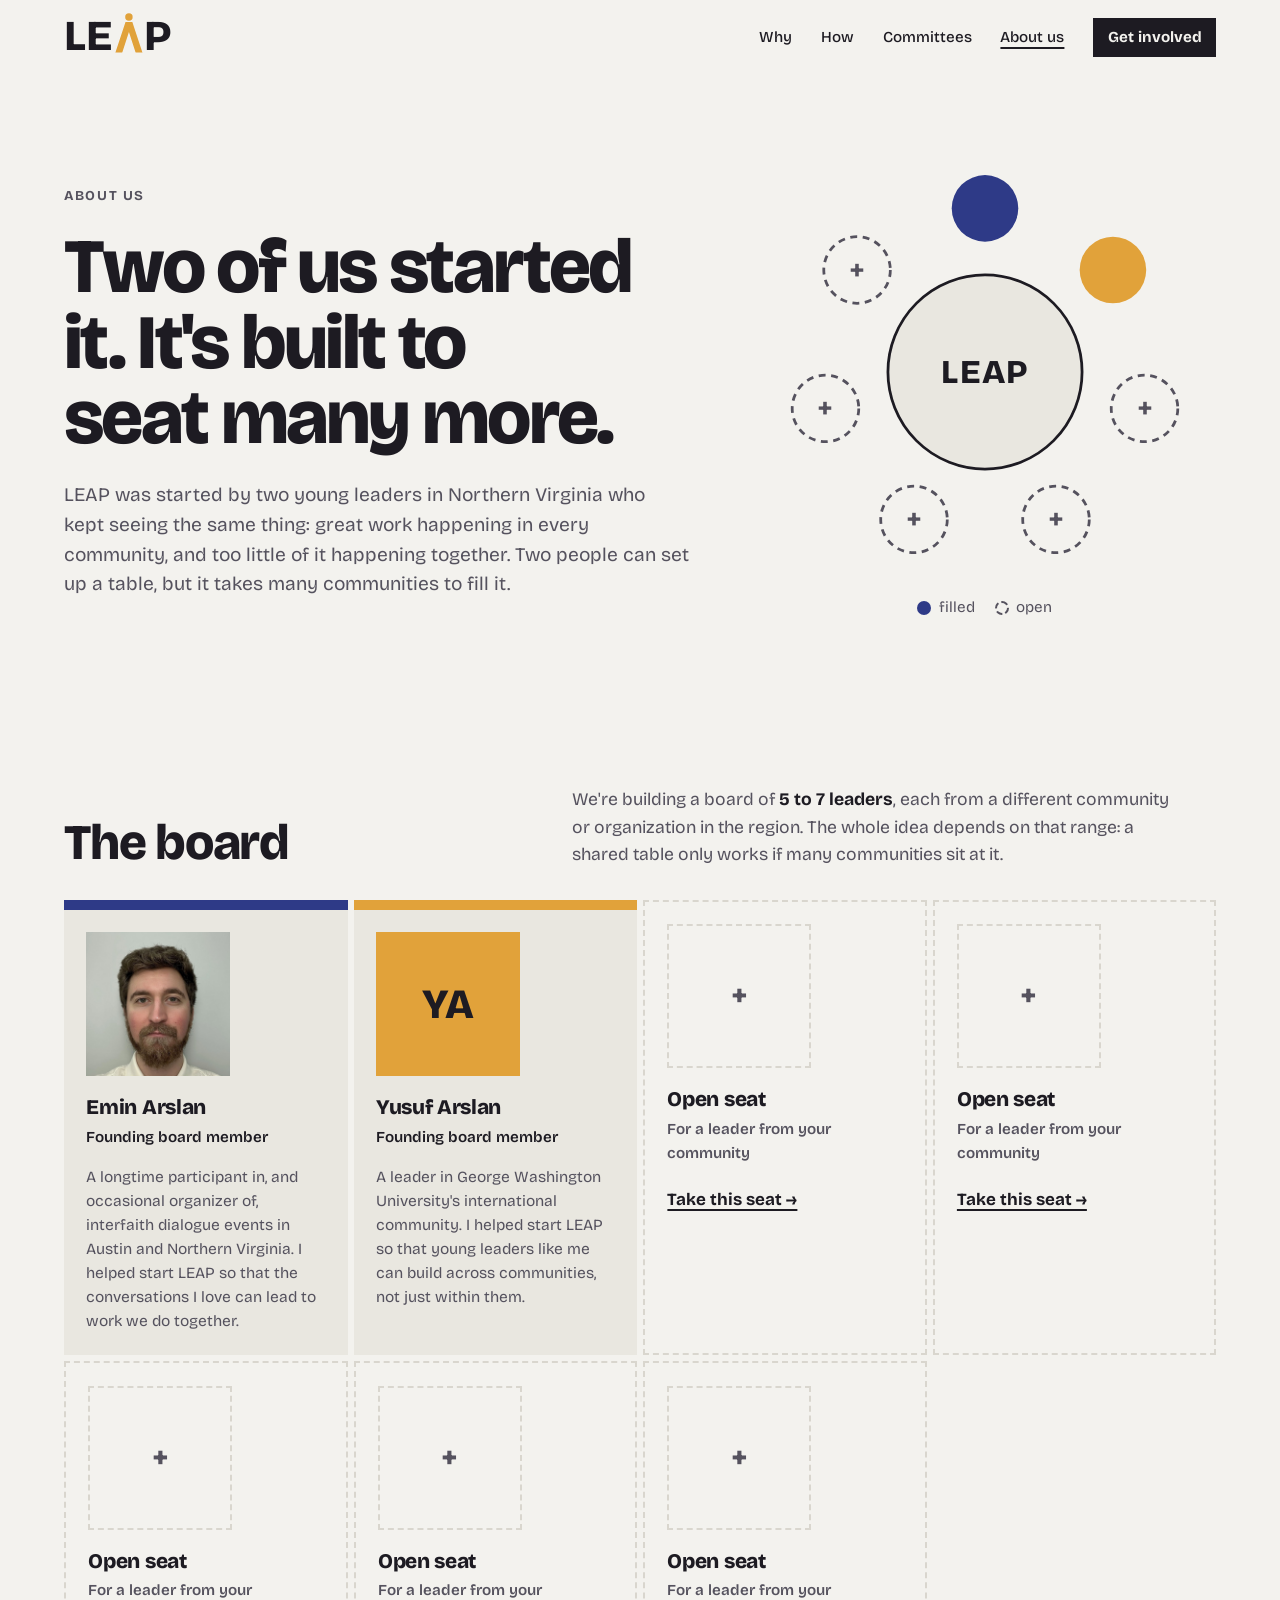
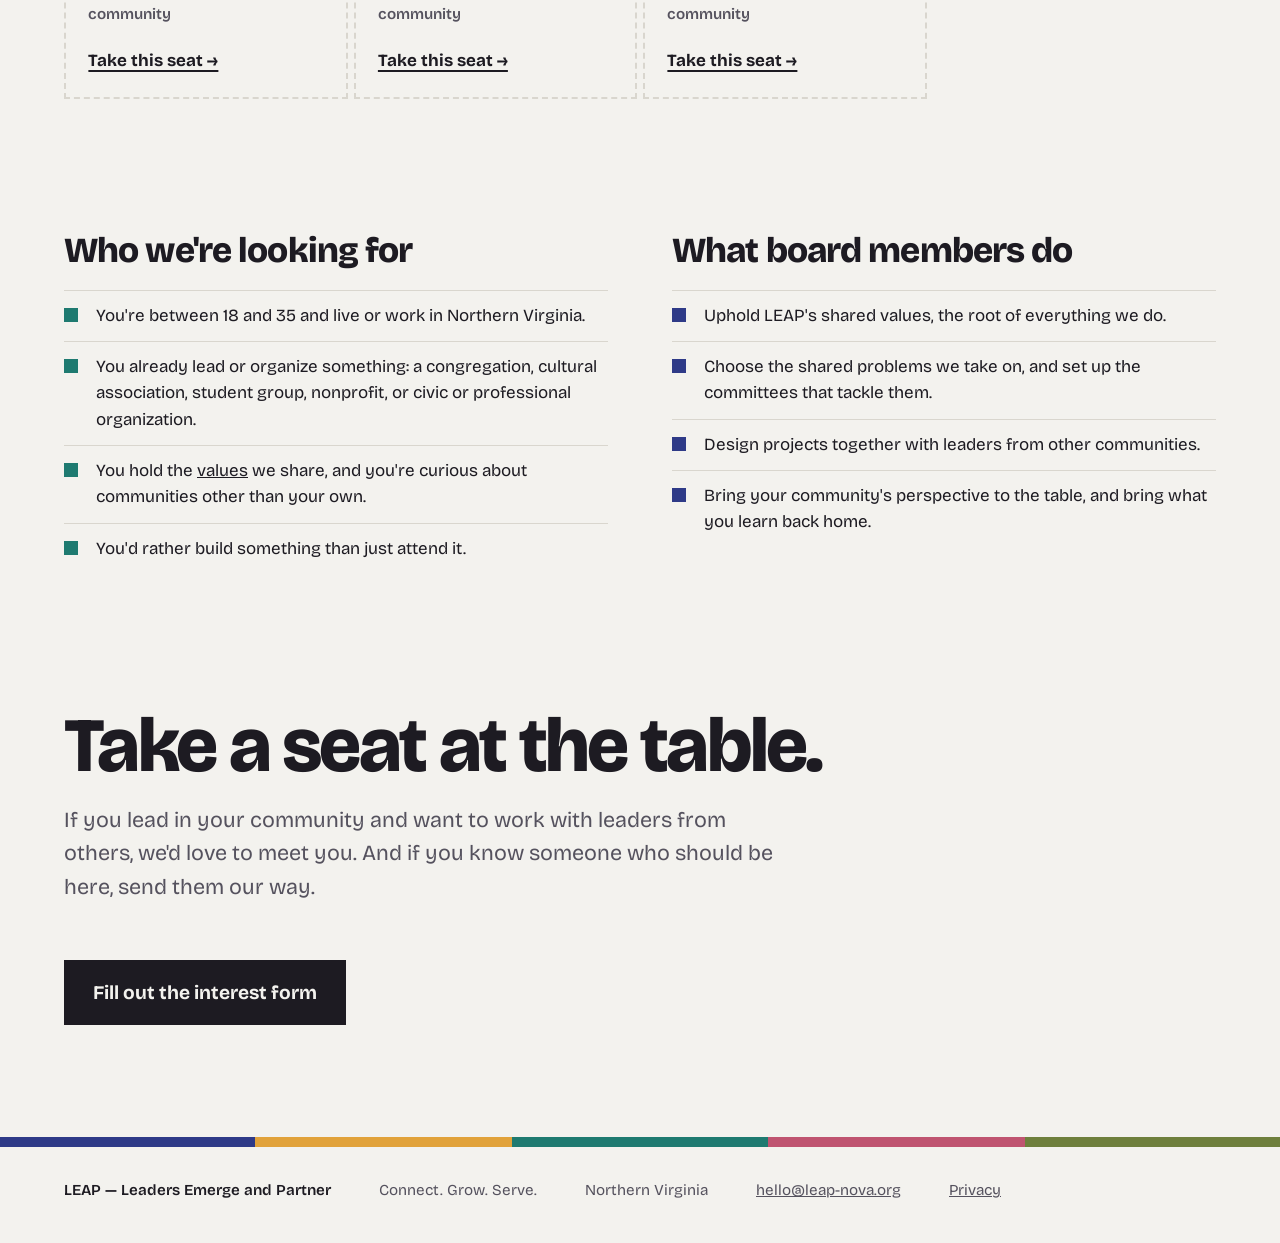
<file: about.html>
<!doctype html>
<html lang="en">
<head>
<meta charset="utf-8">
<meta name="viewport" content="width=device-width, initial-scale=1">
<title>About us — LEAP</title>
<meta name="description" content="The people behind LEAP, and the open seats on our board. We are building a board of 5 to 7 young leaders from different communities across Northern Virginia.">
<link rel="preconnect" href="https://fonts.googleapis.com">
<link rel="preconnect" href="https://fonts.gstatic.com" crossorigin>
<link href="https://fonts.googleapis.com/css2?family=Bricolage+Grotesque:opsz,wght@12..96,300..800&display=swap" rel="stylesheet">
<link rel="stylesheet" href="styles.css">
</head>
<body>

<header class="top">
  <a class="brand" href="index.html" aria-label="LEAP home">LE<svg viewBox="0 -30 100 130" aria-hidden="true"><circle cx="50" cy="-16" r="12"/><path d="M6 100 L39 0 H61 L94 100 H72 L50 32 L28 100Z"/></svg>P</a>
  <nav aria-label="Main">
    <a href="index.html#why">Why</a>
    <a href="index.html#how">How</a>
    <a href="index.html#committees">Committees</a>
    <a href="about.html" aria-current="page">About us</a>
    <a class="nav-cta" href="index.html#join">Get involved</a>
  </nav>
</header>

<main>

<section class="hero about-hero">
  <div class="hero-text">
    <p class="eyebrow">About us</p>
    <h1>Two of us started it. It's built to seat many more.</h1>
    <p class="lede">LEAP was started by two young leaders in Northern Virginia who kept seeing the same thing: great work happening in every community, and too little of it happening together. Two people can set up a table, but it takes many communities to fill it.</p>
  </div>
  <figure class="round-table" aria-hidden="true">
    <svg id="round-table" viewBox="-150 -150 300 300"></svg>
    <figcaption><span class="key key-filled"></span> filled <span class="key key-open"></span> open</figcaption>
  </figure>
</section>

<section class="section board" id="seats">
  <div class="board-head">
    <h2>The board</h2>
    <p>We're building a board of <strong>5 to 7 leaders</strong>, each from a different community or organization in the region. The whole idea depends on that range: a shared table only works if many communities sit at it.</p>
  </div>
  <ul class="seats" id="seats-list"></ul>
</section>

<section class="section seek">
  <div class="seek-col">
    <h2>Who we're looking for</h2>
    <ul class="checks">
      <li>You're between 18 and 35 and live or work in Northern Virginia.</li>
      <li>You already lead or organize something: a congregation, cultural association, student group, nonprofit, or civic or professional organization.</li>
      <li>You hold the <a href="index.html#how">values</a> we share, and you're curious about communities other than your own.</li>
      <li>You'd rather build something than just attend it.</li>
    </ul>
  </div>
  <div class="seek-col">
    <h2>What board members do</h2>
    <ul class="checks">
      <li>Uphold LEAP's shared values, the root of everything we do.</li>
      <li>Choose the shared problems we take on, and set up the committees that tackle them.</li>
      <li>Design projects together with leaders from other communities.</li>
      <li>Bring your community's perspective to the table, and bring what you learn back home.</li>
    </ul>
  </div>
</section>

<section class="section join">
  <h2 class="join-title">Take a seat at the table.</h2>
  <p class="join-lede">If you lead in your community and want to work with leaders from others, we'd love to meet you. And if you know someone who should be here, send them our way.</p>
  <div class="join-cta">
    <a class="button button-big" data-interest href="#">Fill out the interest form</a>
  </div>
</section>

</main>

<footer>
  <p>LEAP — Leaders Emerge and Partner</p>
  <p>Connect. Grow. Serve.</p>
  <p>Northern Virginia</p>
  <a data-email href="mailto:hello@leap-nova.org">hello@leap-nova.org</a>
  <a href="privacy.html">Privacy</a>
</footer>

<script src="shared/content.js"></script>
<script src="app.js"></script>
</body>
</html>
</file>
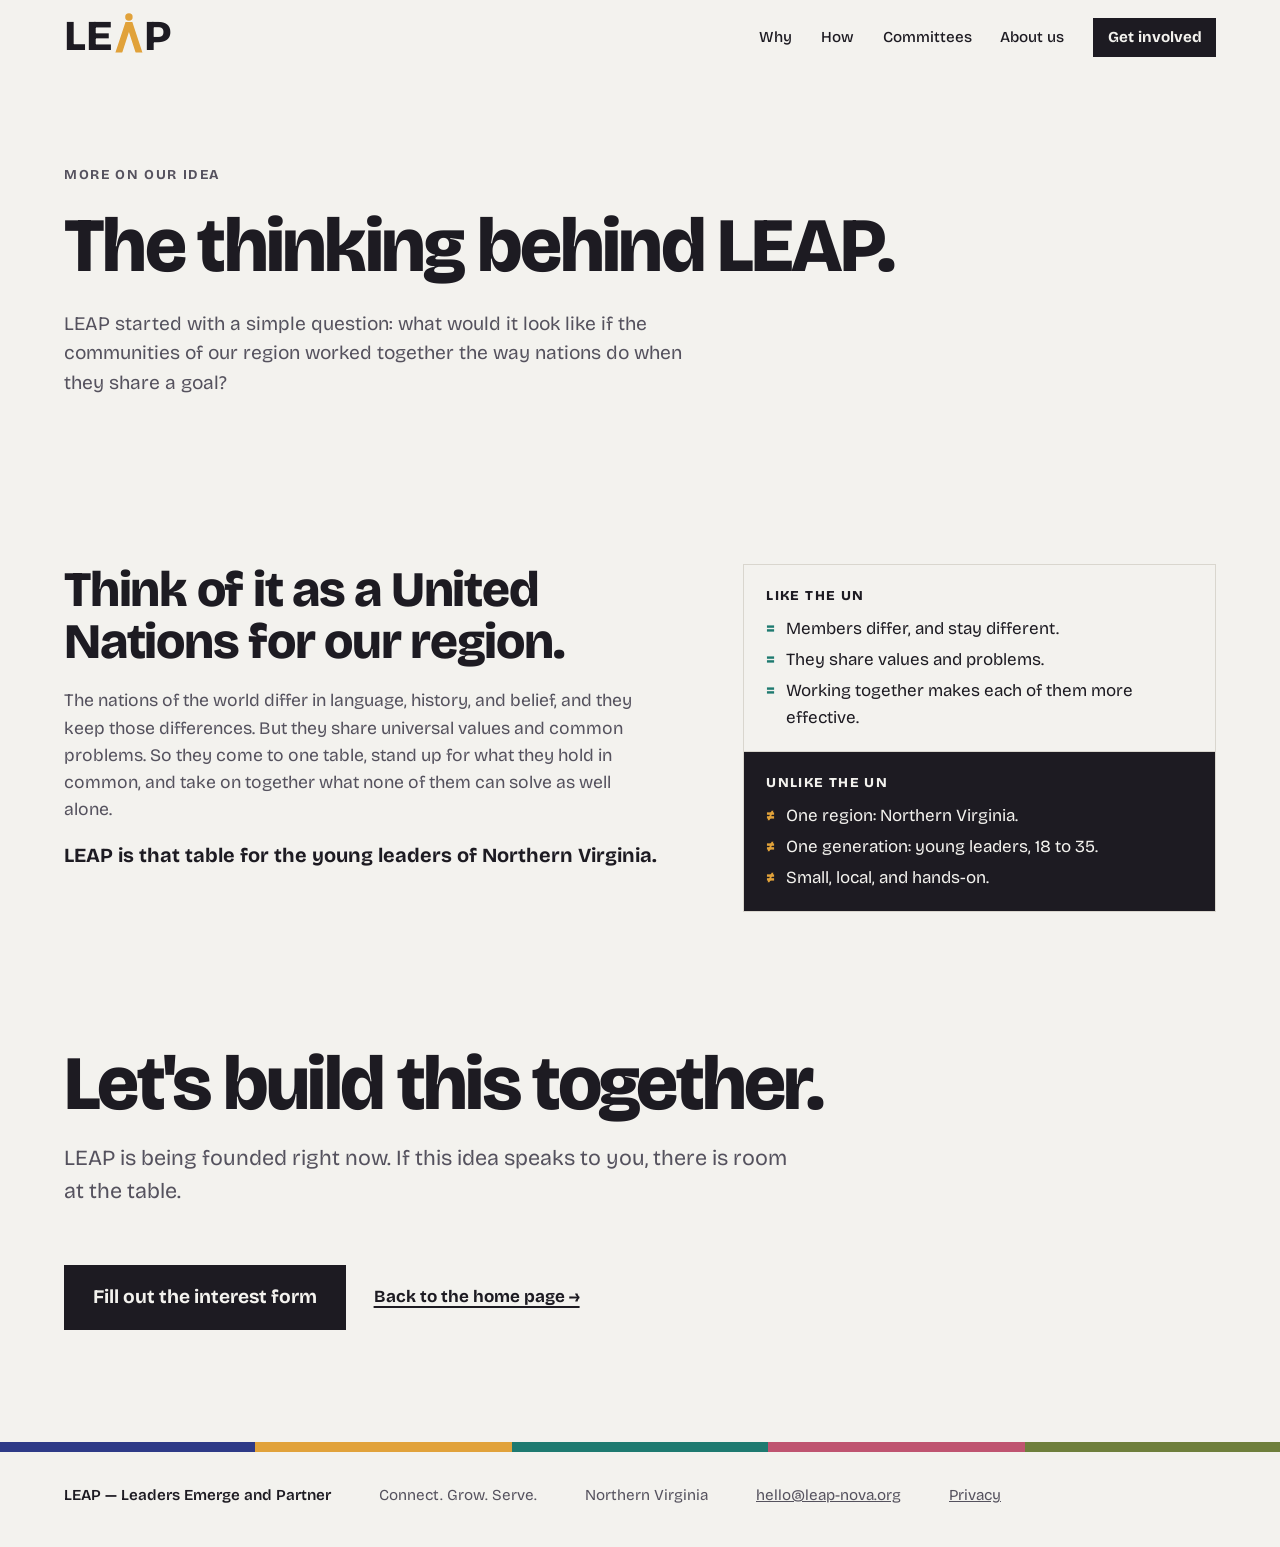
<file: idea.html>
<!doctype html>
<html lang="en">
<head>
<meta charset="utf-8">
<meta name="viewport" content="width=device-width, initial-scale=1">
<title>More on our idea — LEAP</title>
<meta name="description" content="The thinking behind LEAP: why young leaders from Northern Virginia's communities should come to one table, the way nations do when they share values and problems.">
<!-- Draft page: reachable by URL but not linked yet. Remove this line once it is linked from the home page. -->
<meta name="robots" content="noindex">
<link rel="preconnect" href="https://fonts.googleapis.com">
<link rel="preconnect" href="https://fonts.gstatic.com" crossorigin>
<link href="https://fonts.googleapis.com/css2?family=Bricolage+Grotesque:opsz,wght@12..96,300..800&display=swap" rel="stylesheet">
<link rel="stylesheet" href="styles.css">
</head>
<body>

<header class="top">
  <a class="brand" href="index.html" aria-label="LEAP home">LE<svg viewBox="0 -30 100 130" aria-hidden="true"><circle cx="50" cy="-16" r="12"/><path d="M6 100 L39 0 H61 L94 100 H72 L50 32 L28 100Z"/></svg>P</a>
  <nav aria-label="Main">
    <a href="index.html#why">Why</a>
    <a href="index.html#how">How</a>
    <a href="index.html#committees">Committees</a>
    <a href="about.html">About us</a>
    <a class="nav-cta" href="index.html#join">Get involved</a>
  </nav>
</header>

<main>

<section class="hero hero-solo">
  <div class="hero-text">
    <p class="eyebrow">More on our idea</p>
    <h1>The thinking behind LEAP.</h1>
    <p class="lede">LEAP started with a simple question: what would it look like if the communities of our region worked together the way nations do when they share a goal?</p>
  </div>
</section>

<section class="section">
  <div class="un">
    <div>
      <h2>Think of it as a United Nations for our region.</h2>
      <p>The nations of the world differ in language, history, and belief, and they keep those differences. But they share universal values and common problems. So they come to one table, stand up for what they hold in common, and take on together what none of them can solve as well alone.</p>
      <p>LEAP is that table for the young leaders of Northern Virginia.</p>
    </div>
    <dl class="un-compare">
      <div>
        <dt>Like the UN</dt>
        <dd>Members differ, and stay different.</dd>
        <dd>They share values and problems.</dd>
        <dd>Working together makes each of them more effective.</dd>
      </div>
      <div>
        <dt>Unlike the UN</dt>
        <dd>One region: Northern Virginia.</dd>
        <dd>One generation: young leaders, 18 to 35.</dd>
        <dd>Small, local, and hands-on.</dd>
      </div>
    </dl>
  </div>
</section>

<section class="section join">
  <h2 class="join-title">Let's build this together.</h2>
  <p class="join-lede">LEAP is being founded right now. If this idea speaks to you, there is room at the table.</p>
  <div class="join-cta">
    <a class="button button-big" data-interest href="#">Fill out the interest form</a>
    <a class="path-link" href="index.html">Back to the home page →</a>
  </div>
</section>

</main>

<footer>
  <p>LEAP — Leaders Emerge and Partner</p>
  <p>Connect. Grow. Serve.</p>
  <p>Northern Virginia</p>
  <a data-email href="mailto:hello@leap-nova.org">hello@leap-nova.org</a>
  <a href="privacy.html">Privacy</a>
</footer>

<script src="shared/content.js"></script>
<script src="app.js"></script>
</body>
</html>
</file>
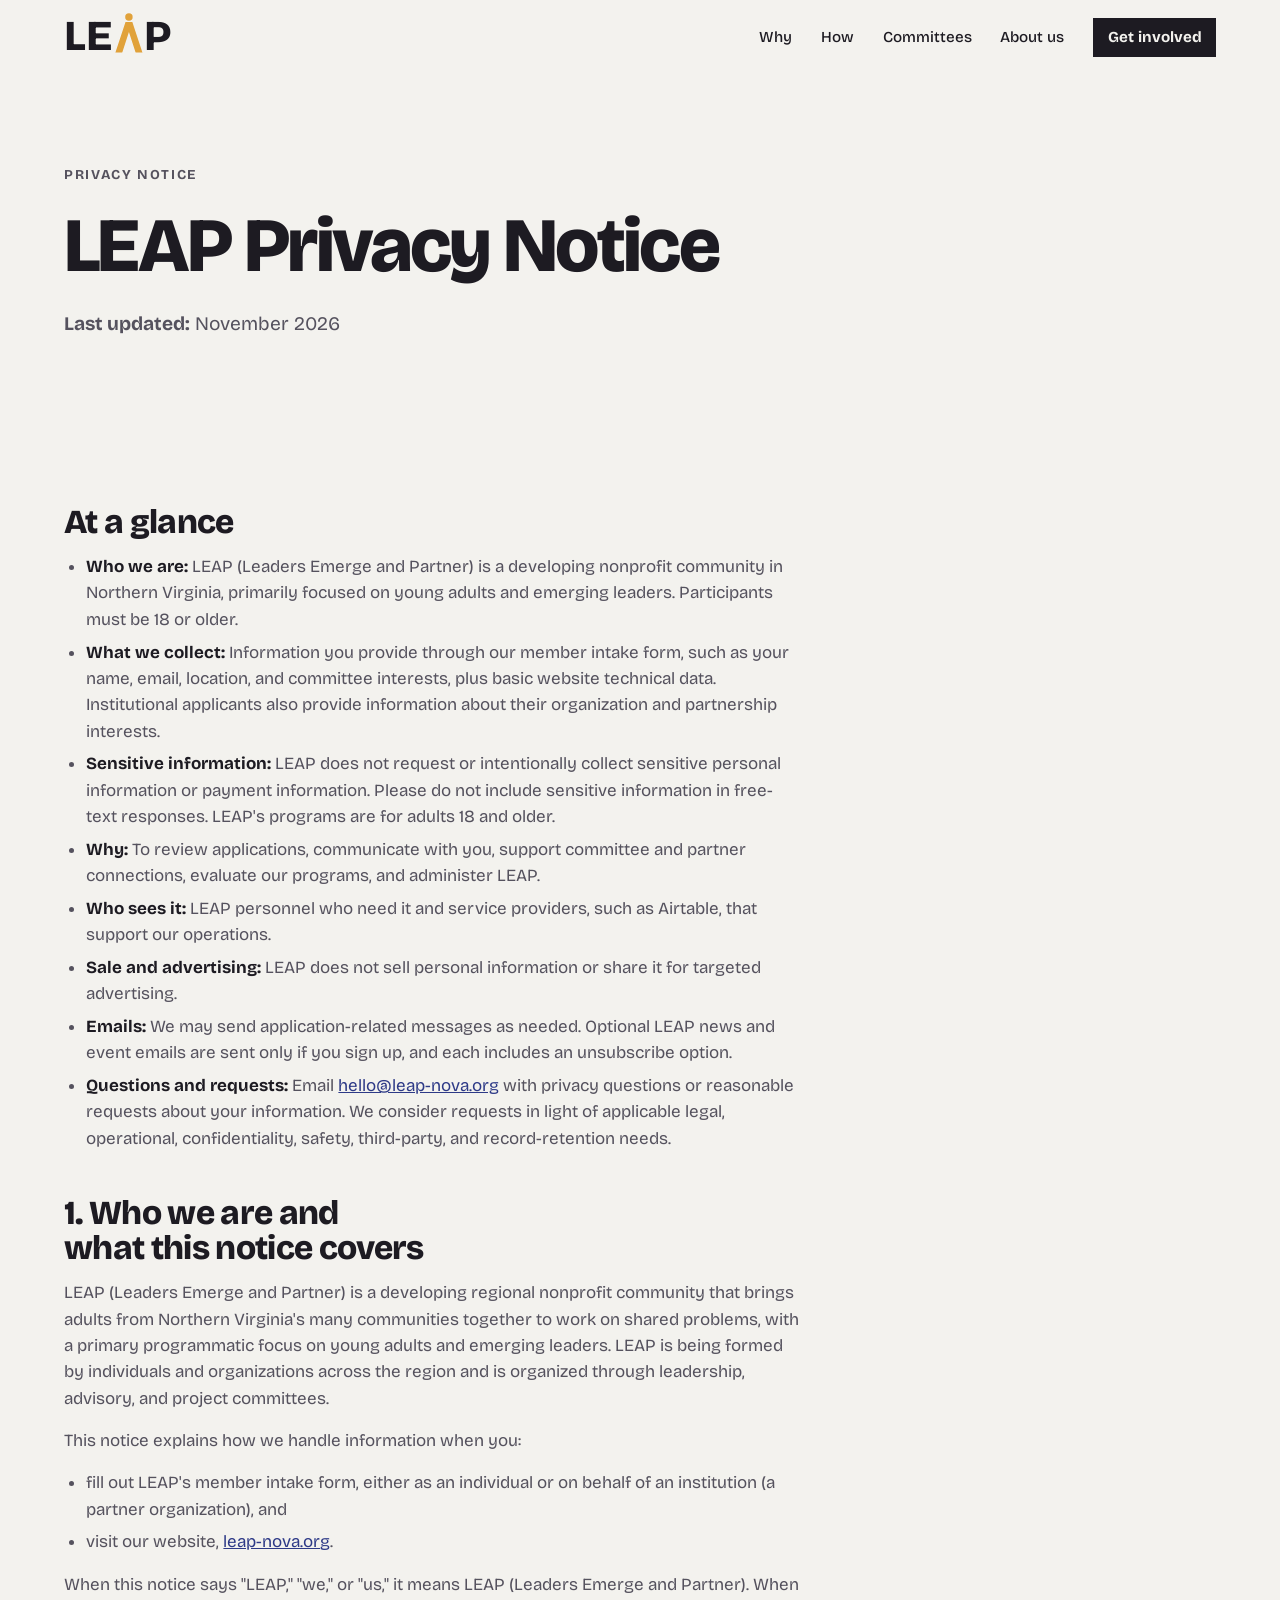
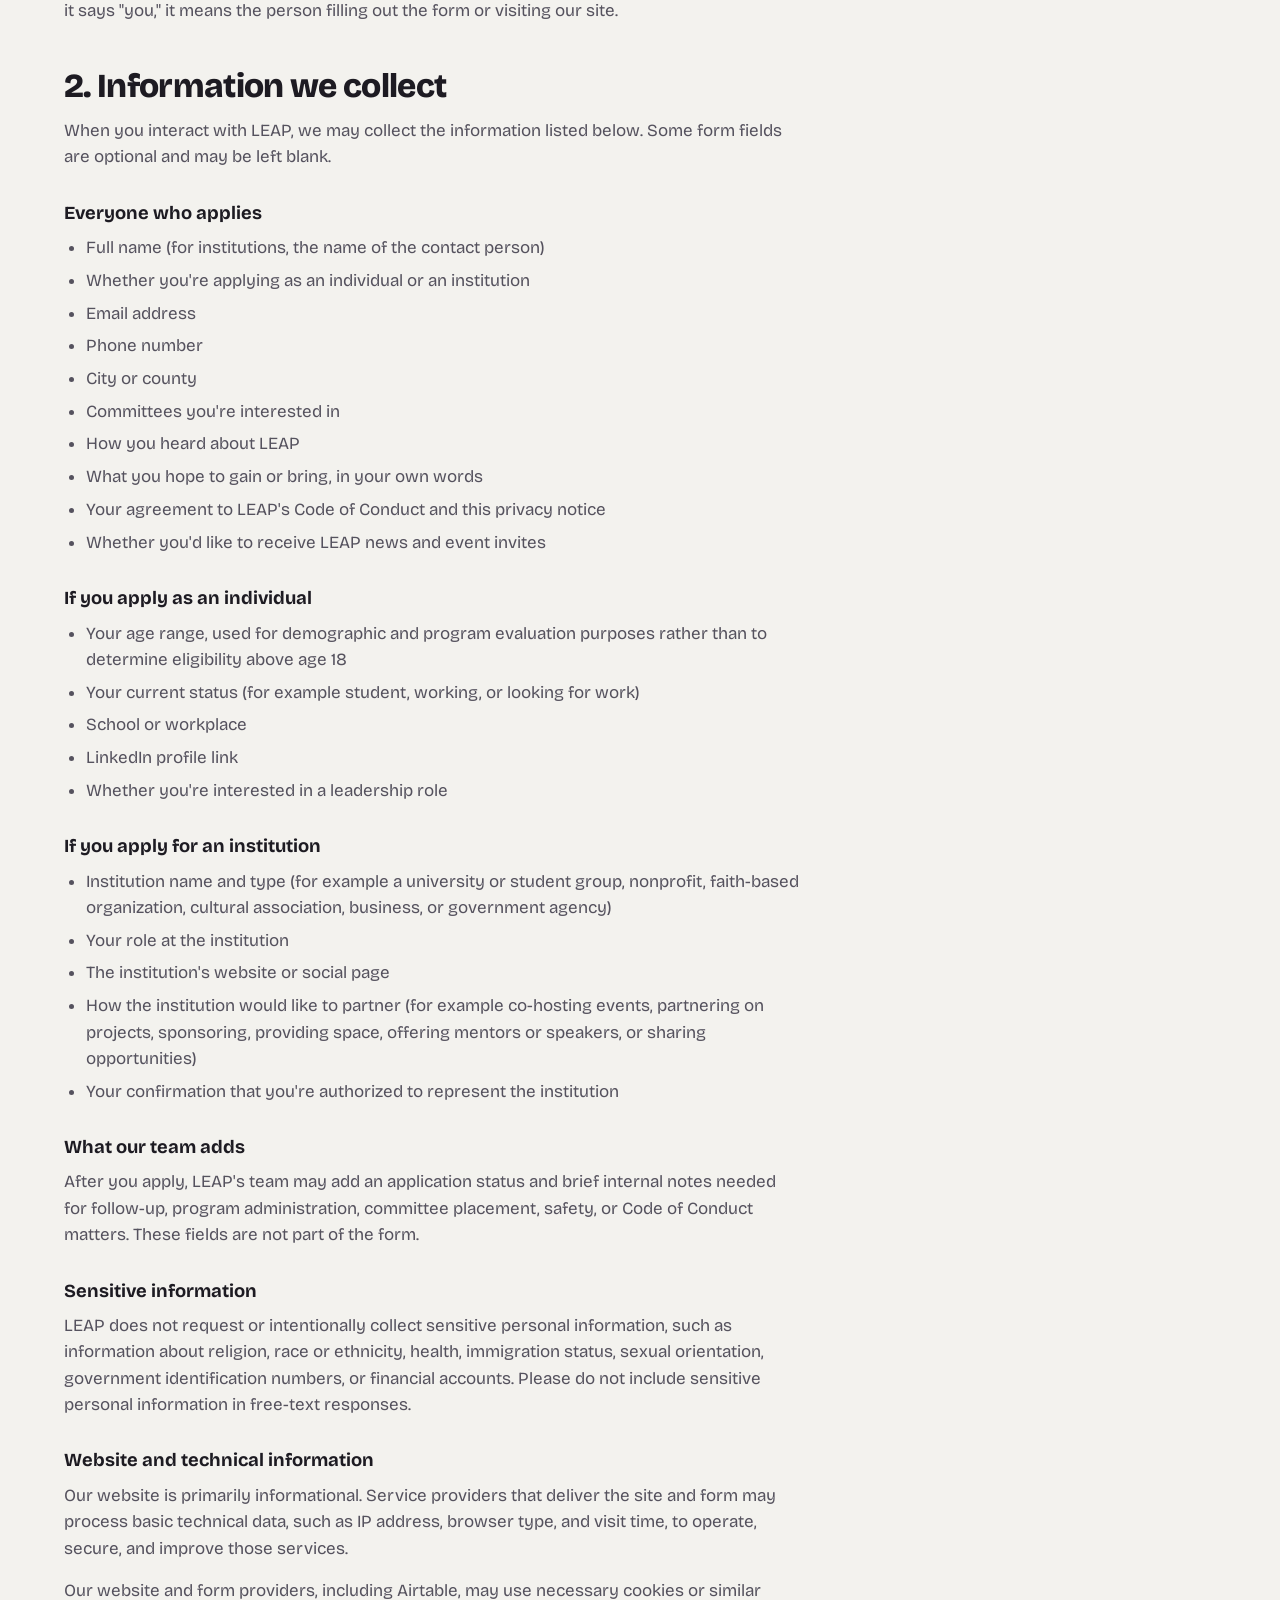
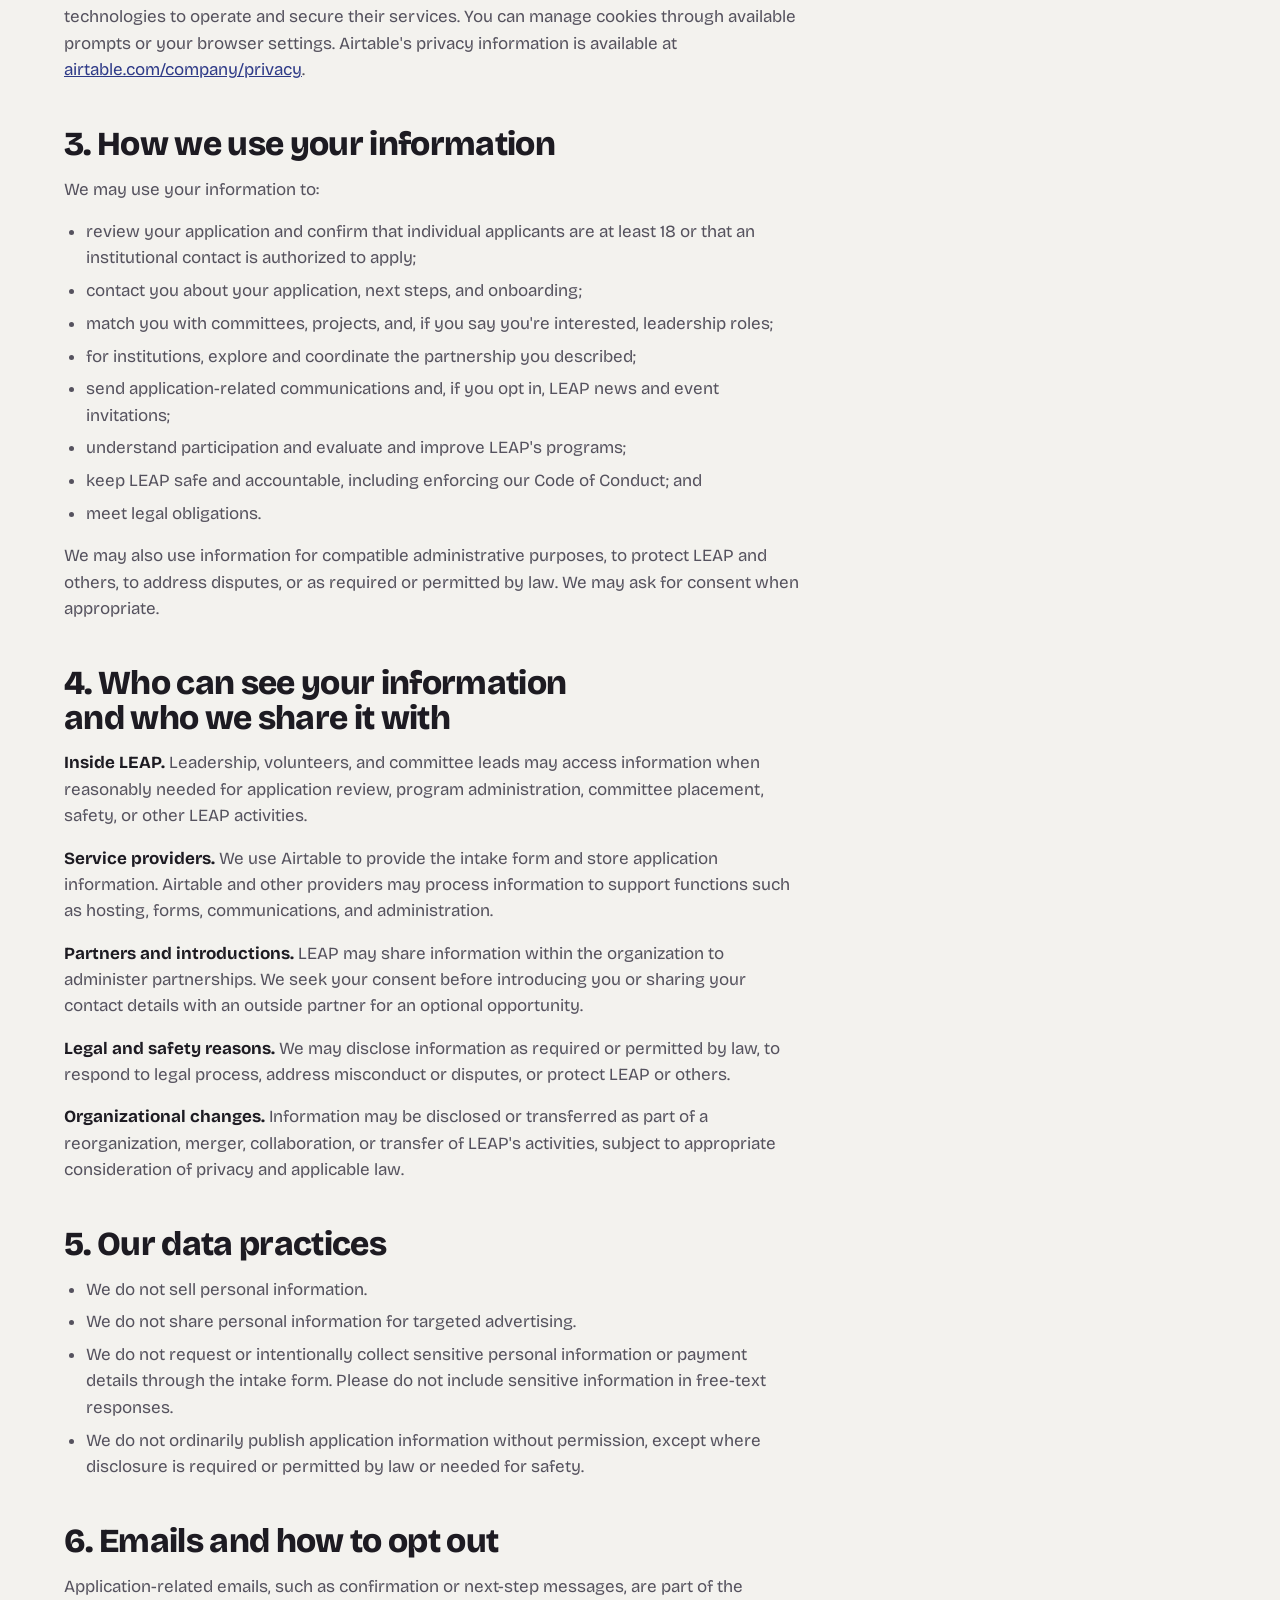
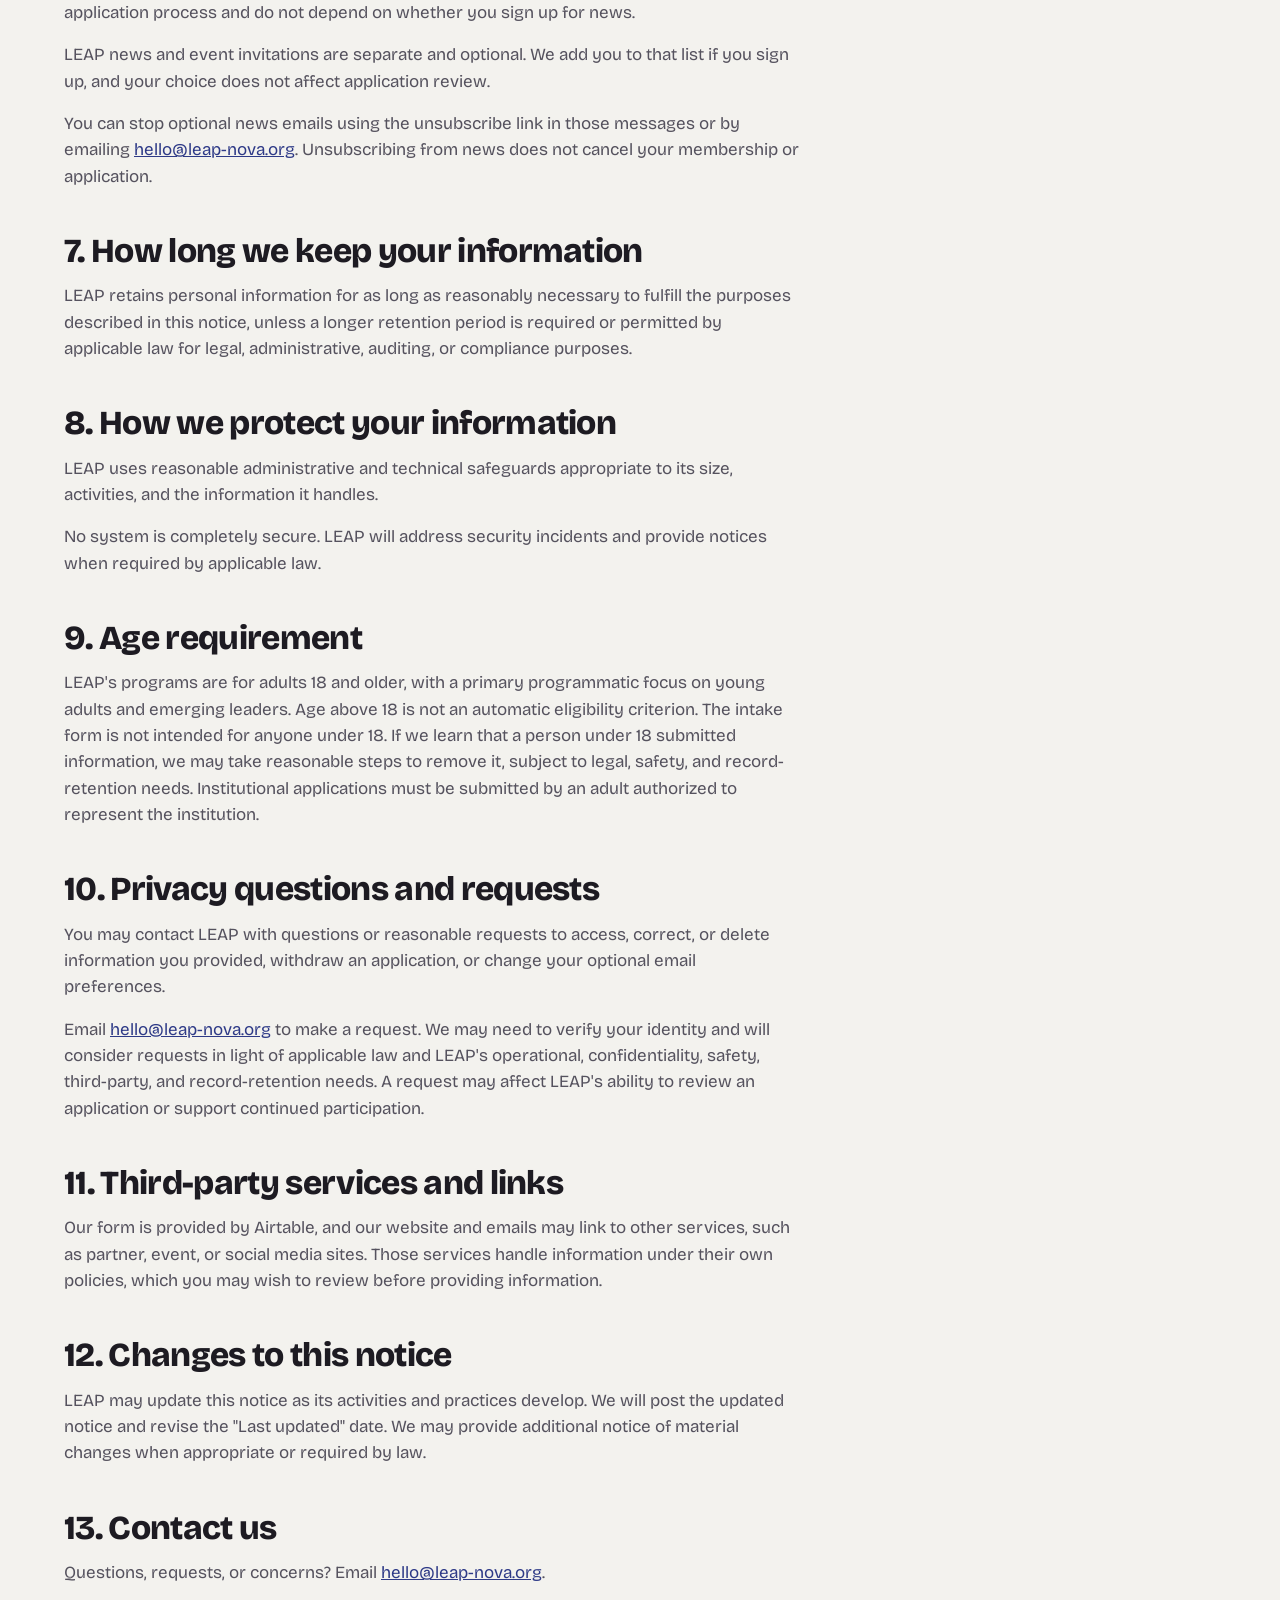
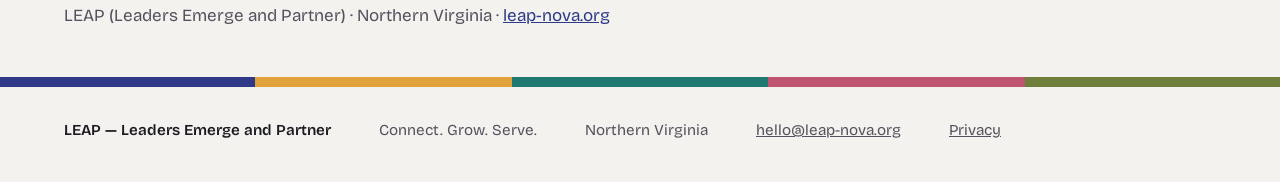
<file: privacy.html>
<!doctype html>
<html lang="en">
<head>
<meta charset="utf-8">
<meta name="viewport" content="width=device-width, initial-scale=1">
<title>Privacy notice — LEAP</title>
<meta name="description" content="How LEAP handles the information you share with us: what we collect, why we collect it, who can see it, and how to reach us with privacy questions or requests.">
<link rel="preconnect" href="https://fonts.googleapis.com">
<link rel="preconnect" href="https://fonts.gstatic.com" crossorigin>
<link href="https://fonts.googleapis.com/css2?family=Bricolage+Grotesque:opsz,wght@12..96,300..800&display=swap" rel="stylesheet">
<link rel="stylesheet" href="styles.css">
</head>
<body>

<header class="top">
  <a class="brand" href="index.html" aria-label="LEAP home">LE<svg viewBox="0 -30 100 130" aria-hidden="true"><circle cx="50" cy="-16" r="12"/><path d="M6 100 L39 0 H61 L94 100 H72 L50 32 L28 100Z"/></svg>P</a>
  <nav aria-label="Main">
    <a href="index.html#why">Why</a>
    <a href="index.html#how">How</a>
    <a href="index.html#committees">Committees</a>
    <a href="about.html">About us</a>
    <a class="nav-cta" href="index.html#join">Get involved</a>
  </nav>
</header>

<main>

<section class="hero hero-solo">
  <div class="hero-text">
    <p class="eyebrow">Privacy notice</p>
    <h1>LEAP Privacy Notice</h1>
    <p class="lede"><strong>Last updated:</strong> November 2026</p>
  </div>
</section>

<section class="section">
  <div class="legal">

    <h2>At a glance</h2>
    <ul>
      <li><strong>Who we are:</strong> LEAP (Leaders Emerge and Partner) is a developing nonprofit community in Northern Virginia, primarily focused on young adults and emerging leaders. Participants must be 18 or older.</li>
      <li><strong>What we collect:</strong> Information you provide through our member intake form, such as your name, email, location, and committee interests, plus basic website technical data. Institutional applicants also provide information about their organization and partnership interests.</li>
      <li><strong>Sensitive information:</strong> LEAP does not request or intentionally collect sensitive personal information or payment information. Please do not include sensitive information in free-text responses. LEAP's programs are for adults 18 and older.</li>
      <li><strong>Why:</strong> To review applications, communicate with you, support committee and partner connections, evaluate our programs, and administer LEAP.</li>
      <li><strong>Who sees it:</strong> LEAP personnel who need it and service providers, such as Airtable, that support our operations.</li>
      <li><strong>Sale and advertising:</strong> LEAP does not sell personal information or share it for targeted advertising.</li>
      <li><strong>Emails:</strong> We may send application-related messages as needed. Optional LEAP news and event emails are sent only if you sign up, and each includes an unsubscribe option.</li>
      <li><strong>Questions and requests:</strong> Email <a href="mailto:hello@leap-nova.org">hello@leap-nova.org</a> with privacy questions or reasonable requests about your information. We consider requests in light of applicable legal, operational, confidentiality, safety, third-party, and record-retention needs.</li>
    </ul>

    <h2>1. Who we are and what this notice covers</h2>
    <p>LEAP (Leaders Emerge and Partner) is a developing regional nonprofit community that brings adults from Northern Virginia's many communities together to work on shared problems, with a primary programmatic focus on young adults and emerging leaders. LEAP is being formed by individuals and organizations across the region and is organized through leadership, advisory, and project committees.</p>
    <p>This notice explains how we handle information when you:</p>
    <ul>
      <li>fill out LEAP's member intake form, either as an individual or on behalf of an institution (a partner organization), and</li>
      <li>visit our website, <a href="https://leap-nova.org">leap-nova.org</a>.</li>
    </ul>
    <p>When this notice says "LEAP," "we," or "us," it means LEAP (Leaders Emerge and Partner). When it says "you," it means the person filling out the form or visiting our site.</p>

    <h2>2. Information we collect</h2>
    <p>When you interact with LEAP, we may collect the information listed below. Some form fields are optional and may be left blank.</p>

    <h3>Everyone who applies</h3>
    <ul>
      <li>Full name (for institutions, the name of the contact person)</li>
      <li>Whether you're applying as an individual or an institution</li>
      <li>Email address</li>
      <li>Phone number</li>
      <li>City or county</li>
      <li>Committees you're interested in</li>
      <li>How you heard about LEAP</li>
      <li>What you hope to gain or bring, in your own words</li>
      <li>Your agreement to LEAP's Code of Conduct and this privacy notice</li>
      <li>Whether you'd like to receive LEAP news and event invites</li>
    </ul>

    <h3>If you apply as an individual</h3>
    <ul>
      <li>Your age range, used for demographic and program evaluation purposes rather than to determine eligibility above age 18</li>
      <li>Your current status (for example student, working, or looking for work)</li>
      <li>School or workplace</li>
      <li>LinkedIn profile link</li>
      <li>Whether you're interested in a leadership role</li>
    </ul>

    <h3>If you apply for an institution</h3>
    <ul>
      <li>Institution name and type (for example a university or student group, nonprofit, faith-based organization, cultural association, business, or government agency)</li>
      <li>Your role at the institution</li>
      <li>The institution's website or social page</li>
      <li>How the institution would like to partner (for example co-hosting events, partnering on projects, sponsoring, providing space, offering mentors or speakers, or sharing opportunities)</li>
      <li>Your confirmation that you're authorized to represent the institution</li>
    </ul>

    <h3>What our team adds</h3>
    <p>After you apply, LEAP's team may add an application status and brief internal notes needed for follow-up, program administration, committee placement, safety, or Code of Conduct matters. These fields are not part of the form.</p>

    <h3>Sensitive information</h3>
    <p>LEAP does not request or intentionally collect sensitive personal information, such as information about religion, race or ethnicity, health, immigration status, sexual orientation, government identification numbers, or financial accounts. Please do not include sensitive personal information in free-text responses.</p>

    <h3>Website and technical information</h3>
    <p>Our website is primarily informational. Service providers that deliver the site and form may process basic technical data, such as IP address, browser type, and visit time, to operate, secure, and improve those services.</p>
    <p>Our website and form providers, including Airtable, may use necessary cookies or similar technologies to operate and secure their services. You can manage cookies through available prompts or your browser settings. Airtable's privacy information is available at <a href="https://www.airtable.com/company/privacy">airtable.com/company/privacy</a>.</p>

    <h2>3. How we use your information</h2>
    <p>We may use your information to:</p>
    <ul>
      <li>review your application and confirm that individual applicants are at least 18 or that an institutional contact is authorized to apply;</li>
      <li>contact you about your application, next steps, and onboarding;</li>
      <li>match you with committees, projects, and, if you say you're interested, leadership roles;</li>
      <li>for institutions, explore and coordinate the partnership you described;</li>
      <li>send application-related communications and, if you opt in, LEAP news and event invitations;</li>
      <li>understand participation and evaluate and improve LEAP's programs;</li>
      <li>keep LEAP safe and accountable, including enforcing our Code of Conduct; and</li>
      <li>meet legal obligations.</li>
    </ul>
    <p>We may also use information for compatible administrative purposes, to protect LEAP and others, to address disputes, or as required or permitted by law. We may ask for consent when appropriate.</p>

    <h2>4. Who can see your information and who we share it with</h2>
    <p><strong>Inside LEAP.</strong> Leadership, volunteers, and committee leads may access information when reasonably needed for application review, program administration, committee placement, safety, or other LEAP activities.</p>
    <p><strong>Service providers.</strong> We use Airtable to provide the intake form and store application information. Airtable and other providers may process information to support functions such as hosting, forms, communications, and administration.</p>
    <p><strong>Partners and introductions.</strong> LEAP may share information within the organization to administer partnerships. We seek your consent before introducing you or sharing your contact details with an outside partner for an optional opportunity.</p>
    <p><strong>Legal and safety reasons.</strong> We may disclose information as required or permitted by law, to respond to legal process, address misconduct or disputes, or protect LEAP or others.</p>
    <p><strong>Organizational changes.</strong> Information may be disclosed or transferred as part of a reorganization, merger, collaboration, or transfer of LEAP's activities, subject to appropriate consideration of privacy and applicable law.</p>

    <h2>5. Our data practices</h2>
    <ul>
      <li>We do not sell personal information.</li>
      <li>We do not share personal information for targeted advertising.</li>
      <li>We do not request or intentionally collect sensitive personal information or payment details through the intake form. Please do not include sensitive information in free-text responses.</li>
      <li>We do not ordinarily publish application information without permission, except where disclosure is required or permitted by law or needed for safety.</li>
    </ul>

    <h2>6. Emails and how to opt out</h2>
    <p>Application-related emails, such as confirmation or next-step messages, are part of the application process and do not depend on whether you sign up for news.</p>
    <p>LEAP news and event invitations are separate and optional. We add you to that list if you sign up, and your choice does not affect application review.</p>
    <p>You can stop optional news emails using the unsubscribe link in those messages or by emailing <a href="mailto:hello@leap-nova.org">hello@leap-nova.org</a>. Unsubscribing from news does not cancel your membership or application.</p>

    <h2>7. How long we keep your information</h2>
    <p>LEAP retains personal information for as long as reasonably necessary to fulfill the purposes described in this notice, unless a longer retention period is required or permitted by applicable law for legal, administrative, auditing, or compliance purposes.</p>

    <h2>8. How we protect your information</h2>
    <p>LEAP uses reasonable administrative and technical safeguards appropriate to its size, activities, and the information it handles.</p>
    <p>No system is completely secure. LEAP will address security incidents and provide notices when required by applicable law.</p>

    <h2>9. Age requirement</h2>
    <p>LEAP's programs are for adults 18 and older, with a primary programmatic focus on young adults and emerging leaders. Age above 18 is not an automatic eligibility criterion. The intake form is not intended for anyone under 18. If we learn that a person under 18 submitted information, we may take reasonable steps to remove it, subject to legal, safety, and record-retention needs. Institutional applications must be submitted by an adult authorized to represent the institution.</p>

    <h2>10. Privacy questions and requests</h2>
    <p>You may contact LEAP with questions or reasonable requests to access, correct, or delete information you provided, withdraw an application, or change your optional email preferences.</p>
    <p>Email <a href="mailto:hello@leap-nova.org">hello@leap-nova.org</a> to make a request. We may need to verify your identity and will consider requests in light of applicable law and LEAP's operational, confidentiality, safety, third-party, and record-retention needs. A request may affect LEAP's ability to review an application or support continued participation.</p>

    <h2>11. Third-party services and links</h2>
    <p>Our form is provided by Airtable, and our website and emails may link to other services, such as partner, event, or social media sites. Those services handle information under their own policies, which you may wish to review before providing information.</p>

    <h2>12. Changes to this notice</h2>
    <p>LEAP may update this notice as its activities and practices develop. We will post the updated notice and revise the "Last updated" date. We may provide additional notice of material changes when appropriate or required by law.</p>

    <h2>13. Contact us</h2>
    <p>Questions, requests, or concerns? Email <a href="mailto:hello@leap-nova.org">hello@leap-nova.org</a>.</p>
    <p class="muted">LEAP (Leaders Emerge and Partner) · Northern Virginia · <a href="https://leap-nova.org">leap-nova.org</a></p>

  </div>
</section>

</main>

<footer>
  <p>LEAP — Leaders Emerge and Partner</p>
  <p>Connect. Grow. Serve.</p>
  <p>Northern Virginia</p>
  <a data-email href="mailto:hello@leap-nova.org">hello@leap-nova.org</a>
  <a href="privacy.html">Privacy</a>
</footer>

<script src="shared/content.js"></script>
<script src="app.js"></script>
</body>
</html>
</file>
<file: styles.css>
:root {
  --paper: #f3f2ee;
  --paper-2: #e9e7e0;
  --ink: #1d1b22;
  --ink-soft: #55525e;
  --line: #d9d6ce;

  --indigo: #2e3a87;
  --saffron: #e1a23a;
  --teal: #1e7a70;
  --rose: #bf5470;
  --olive: #6e7f3c;

  --font: "Bricolage Grotesque", system-ui, sans-serif;
  --gutter: clamp(1.25rem, 5vw, 5rem);
  --max: 76rem;
  --wrap: calc(var(--max) + 2 * var(--gutter));
}

* { box-sizing: border-box; }
html { scroll-behavior: smooth; }
body {
  margin: 0;
  background: var(--paper);
  color: var(--ink);
  font-family: var(--font);
  font-size: 1.0625rem;
  line-height: 1.55;
  -webkit-font-smoothing: antialiased;
}
h1, h2, h3, h4, p, ul, ol, dl, dd, figure { margin: 0; }
ul, ol { padding: 0; list-style: none; }
a { color: inherit; }
a:focus-visible, button:focus-visible { outline: 3px solid var(--indigo); outline-offset: 3px; }
em { font-style: normal; color: var(--indigo); }
.muted { color: var(--ink-soft); }

.indigo { --c: var(--indigo); --on: #fff; }
.saffron { --c: var(--saffron); --on: var(--ink); }
.teal { --c: var(--teal); --on: #fff; }
.rose { --c: var(--rose); --on: #fff; }
.olive { --c: var(--olive); --on: #fff; }

/* ---------- shared section shell ---------- */
.section, .hero, .top {
  max-width: var(--wrap); margin: 0 auto;
  padding-left: var(--gutter); padding-right: var(--gutter);
}
.section { padding-top: clamp(3.5rem, 8vw, 7rem); padding-bottom: clamp(1rem, 3vw, 2rem); }
.section h2 {
  font-weight: 800; font-size: clamp(2rem, 4vw, 3.1rem);
  letter-spacing: -0.025em; line-height: 1.04; text-wrap: balance;
  max-width: 18em;
}
.eyebrow {
  display: inline-flex; align-items: center; gap: 0.6rem;
  font-weight: 700; font-size: 0.85rem; letter-spacing: 0.12em; text-transform: uppercase;
  color: var(--ink-soft); margin-bottom: 1.25rem;
}
.section > .eyebrow::before { content: ""; width: 2.5rem; height: 3px; background: var(--ink); }

/* ---------- header ---------- */
.top {
  display: flex; justify-content: space-between; align-items: center; gap: 1rem;
  padding-top: 1.1rem; padding-bottom: 1.1rem;
}
/* font-size keeps the 1.4rem layout footprint (header height is CTA-driven); scale grows only the paint */
.brand { display: inline-flex; align-items: baseline; text-decoration: none; font-weight: 800; font-size: 1.4rem; letter-spacing: 0.02em; transform: scale(1.9); transform-origin: left center; }
.brand svg { height: 0.95em; width: auto; fill: var(--saffron); transform: translateY(0.06em); }
.top nav { display: flex; align-items: center; flex-wrap: wrap; justify-content: flex-end; gap: 0.4rem clamp(0.9rem, 2.5vw, 1.8rem); }
.top nav a { text-decoration: none; font-weight: 500; font-size: 0.95rem; }
.top nav a:hover, .top nav a[aria-current] { text-decoration: underline; text-underline-offset: 0.3em; text-decoration-thickness: 2px; }
.top nav .nav-cta { background: var(--ink); color: var(--paper); padding: 0.5rem 0.9rem; font-weight: 700; }
.top nav .nav-cta:hover { background: var(--indigo); text-decoration: none; }
@media (max-width: 44rem) {
  .top { align-items: flex-start; }
  .top nav a:not(.nav-cta):not([href="about.html"]) { display: none; }
}

/* ---------- hero ---------- */
.hero {
  padding-top: clamp(2.5rem, 7vw, 6rem); padding-bottom: clamp(2rem, 5vw, 4rem);
  display: grid; grid-template-columns: minmax(0, 1.35fr) minmax(0, 1fr);
  gap: clamp(2rem, 5vw, 5rem); align-items: center;
}
.hero-text { display: grid; gap: 1.5rem; }
.hero-solo { grid-template-columns: minmax(0, 1fr); }
.hero-solo h1 { max-width: 14em; }
.hero .eyebrow { margin-bottom: 0; }
.hero h1 {
  font-weight: 800;
  font-size: clamp(2.6rem, 6vw, 5.2rem);
  line-height: 0.98; letter-spacing: -0.035em; text-wrap: balance;
}
.hero h1 .h1-accent { display: block; color: var(--indigo); }
.lede { font-size: clamp(1.1rem, 1.5vw, 1.3rem); max-width: 34em; color: var(--ink-soft); }
.triad-inline { display: flex; flex-wrap: wrap; gap: 0.5rem 1.6rem; font-weight: 800; font-size: clamp(1.3rem, 2.2vw, 1.8rem); letter-spacing: -0.02em; }
.triad-inline span { display: inline-flex; align-items: center; gap: 0.5rem; }
.triad-inline span::before { content: ""; width: 0.75em; height: 0.75em; background: var(--c); }

.venn svg { width: 100%; max-width: 30rem; display: block; margin: 0 auto; overflow: visible; }
.venn circle { fill: var(--c); mix-blend-mode: multiply; opacity: 0.82; }
.venn text { fill: var(--paper); font-family: var(--font); font-weight: 800; font-size: 13px; text-anchor: middle; letter-spacing: -0.01em; }
.venn figcaption, .round-table figcaption { text-align: center; color: var(--ink-soft); font-size: 0.95rem; margin-top: 1rem; }
@media (max-width: 52rem) {
  .hero { grid-template-columns: 1fr; }
  .venn svg, .round-table svg { max-width: 18rem; }
}

/* ---------- why ---------- */
.noticed {
  display: grid; grid-template-columns: repeat(3, minmax(0, 1fr)); gap: 2rem 3rem;
  margin-top: clamp(2rem, 4vw, 3rem); counter-reset: n;
}
.noticed li { counter-increment: n; border-top: 2px solid var(--ink); padding-top: 1rem; }
.noticed li::before { content: "0" counter(n); display: block; font-weight: 800; color: var(--ink-soft); font-size: 0.9rem; margin-bottom: 0.6rem; }
.noticed li:last-child { border-color: var(--rose); }
.noticed li:last-child::before { color: var(--rose); }
.noticed h3 { font-weight: 700; font-size: 1.35rem; line-height: 1.2; letter-spacing: -0.01em; margin-bottom: 0.5rem; }
.noticed p { color: var(--ink-soft); }
@media (max-width: 52rem) { .noticed { grid-template-columns: 1fr; } }

.big-statement {
  margin-top: clamp(2.5rem, 6vw, 4.5rem);
  font-weight: 700; font-size: clamp(1.6rem, 3.2vw, 2.5rem); line-height: 1.15; letter-spacing: -0.02em;
  max-width: 24em; text-wrap: balance;
}

/* ---------- mission / vision ---------- */
.mv { display: grid; grid-template-columns: repeat(auto-fit, minmax(18rem, 1fr)); gap: clamp(1.5rem, 4vw, 4rem); }
.mv-item { border-top: 10px solid var(--c); padding-top: 1.25rem; }
.section .mv-item h2 { font-weight: 700; font-size: 1.1rem; letter-spacing: 0; color: var(--c); margin-bottom: 0.75rem; }
.mv-item p { font-size: clamp(1.25rem, 2vw, 1.6rem); line-height: 1.3; font-weight: 500; letter-spacing: -0.01em; max-width: 24em; }

/* ---------- idea page: UN analogy ---------- */
.un { display: grid; grid-template-columns: minmax(0, 1.3fr) minmax(0, 1fr); gap: 2rem clamp(2rem, 5vw, 5rem); align-items: start; }
.un h2 { margin-bottom: 1.25rem; }
.un p { max-width: 34em; color: var(--ink-soft); font-size: 1.1rem; }
.un p + p { margin-top: 1rem; color: var(--ink); font-weight: 700; font-size: 1.25rem; }
.un-compare { display: grid; gap: 1px; background: var(--line); border: 1px solid var(--line); }
.un-compare > div { background: var(--paper); padding: 1.25rem 1.4rem; }
.un-compare > div:last-child { background: var(--ink); color: var(--paper); }
.un-compare dt { font-weight: 800; font-size: 0.85rem; letter-spacing: 0.1em; text-transform: uppercase; margin-bottom: 0.6rem; }
.un-compare dd { padding-left: 1.2rem; position: relative; margin-top: 0.3rem; }
.un-compare dd::before { content: "="; position: absolute; left: 0; font-weight: 800; color: var(--teal); }
.un-compare > div:last-child dd::before { content: "≠"; color: var(--saffron); }
@media (max-width: 52rem) { .un { grid-template-columns: 1fr; } }

/* ---------- how: shared values guide shared action ---------- */
.principle-lede { margin-top: 1.25rem; font-size: clamp(1.1rem, 1.6vw, 1.3rem); max-width: 40em; color: var(--ink-soft); }
.principle-lede em { color: var(--ink); font-weight: 700; }

.flow { display: grid; grid-template-columns: repeat(5, minmax(0, 1fr)); gap: 6px; margin-top: clamp(2rem, 4vw, 3rem); }
.flow li { background: var(--c); color: var(--on); padding: 1.1rem 1.1rem 1.3rem; position: relative; }
.flow li:not(:last-child)::after {
  content: ""; position: absolute; z-index: 1; right: -14px; top: 50%; translate: 0 -50%;
  border: 11px solid transparent; border-left-color: var(--c); border-right: 0;
}
.flow .step { font-weight: 800; font-size: 0.85rem; opacity: 0.75; }
.flow h4 { font-weight: 800; font-size: 1.2rem; line-height: 1.15; margin: 0.35rem 0 0.4rem; letter-spacing: -0.01em; }
.flow p { font-size: 0.95rem; line-height: 1.4; opacity: 0.9; }
.flow li:first-child { outline: 3px solid var(--ink); outline-offset: 3px; }
@media (max-width: 52rem) {
  .flow { grid-template-columns: 1fr; gap: 14px; }
  .flow li:not(:last-child)::after { right: auto; left: 1.5rem; top: auto; bottom: -11px; translate: 0 0; border: 11px solid transparent; border-top-color: var(--c); border-bottom: 0; }
}

.values { margin-top: clamp(2.5rem, 5vw, 4rem); padding: clamp(1.5rem, 3vw, 2.5rem); background: var(--paper-2); }
.values h3 { font-weight: 800; font-size: 1.3rem; letter-spacing: -0.01em; margin-bottom: 0.4rem; }
.values-head { margin-bottom: 1.75rem; }
.values-head p { color: var(--ink-soft); max-width: 40em; }
.values-list { display: grid; grid-template-columns: repeat(3, minmax(0, 1fr)); gap: 1.75rem 2.5rem; }
.values-list li { border-top: 6px solid var(--c); padding-top: 0.8rem; }
.values-list h4 { font-weight: 700; font-size: 1.1rem; line-height: 1.2; margin-bottom: 0.35rem; }
.values-list p { color: var(--ink-soft); font-size: 0.97rem; }
.values-list .values-more { border-top: 0; padding-top: 0; }
.values-more a {
  display: flex; flex-direction: column; height: 100%; min-height: 7rem;
  padding: 0.9rem 1rem; border: 2px dashed var(--ink-soft); text-decoration: none; transition: background 0.2s;
}
.values-more a:hover { background: var(--paper); }
.values-more .plus { font-weight: 800; font-size: 1.6rem; line-height: 1; margin-bottom: 0.4rem; }
@media (max-width: 52rem) { .values-list { grid-template-columns: repeat(auto-fit, minmax(13rem, 1fr)); } }

/* ---------- how: leaders / everyone ---------- */
.leaders { margin-top: clamp(4rem, 9vw, 7rem); }
.leaders-grid { display: grid; grid-template-columns: repeat(2, minmax(0, 1fr)); gap: 2rem clamp(2rem, 5vw, 5rem); margin-top: clamp(2rem, 4vw, 3rem); }
.leaders-col h3 { font-weight: 700; font-size: 1.35rem; margin: 1.25rem 0 0.4rem; }
.leaders-col p { color: var(--ink-soft); max-width: 30em; }
.dots { display: flex; flex-wrap: wrap; align-items: flex-end; min-height: 5.5rem; align-content: flex-end; }
.dots span { background: var(--c); }
.dots-leaders { gap: 10px; }
.dots-leaders span { width: 2.6rem; height: 2.6rem; }
.dots-everyone { gap: 5px; max-width: 26rem; }
.dots-everyone span { width: 0.85rem; height: 0.85rem; }
.not-replace {
  margin-top: clamp(2rem, 4vw, 3rem); padding: 1.25rem 1.5rem; border-left: 6px solid var(--saffron);
  background: var(--paper-2); max-width: 52rem; font-size: 1.1rem;
}
@media (max-width: 44rem) { .leaders-grid { grid-template-columns: 1fr; } }

/* ---------- connect / grow / serve band ---------- */
.triad { background: var(--ink); color: var(--paper); margin-top: clamp(4rem, 9vw, 7rem); }
.triad-list {
  max-width: var(--wrap); margin: 0 auto; padding: clamp(3rem, 7vw, 5.5rem) var(--gutter);
  display: grid; grid-template-columns: repeat(3, minmax(0, 1fr)); gap: 2.5rem clamp(2rem, 4vw, 4rem);
}
.triad-list li { border-top: 10px solid var(--c); padding-top: 1.25rem; }
.triad-list h2 { font-weight: 800; font-size: clamp(2.4rem, 5vw, 4rem); letter-spacing: -0.035em; line-height: 1; margin-bottom: 0.9rem; }
.triad-list p { font-size: 1.1rem; opacity: 0.85; max-width: 22em; }
@media (max-width: 48rem) { .triad-list { grid-template-columns: 1fr; } }

/* ---------- committees ---------- */
.committees-head { display: grid; grid-template-columns: minmax(0, 1.1fr) minmax(0, 1fr); gap: 1rem 3rem; align-items: end; margin-bottom: 2rem; }
.committees-head p { max-width: 32em; color: var(--ink-soft); }
@media (max-width: 52rem) { .committees-head { grid-template-columns: 1fr; } }

.committee-grid { display: grid; grid-template-columns: repeat(3, minmax(0, 1fr)); gap: 6px; }
.committee {
  background: var(--c); color: var(--on);
  padding: clamp(1.4rem, 2.5vw, 2rem); display: grid; gap: 1.1rem; align-content: start;
}
.committee h3 { font-weight: 800; font-size: clamp(1.6rem, 2.6vw, 2.2rem); line-height: 1.05; letter-spacing: -0.025em; }
.committee .rooted { font-weight: 600; font-size: 0.98rem; }
.committee .rooted span { display: inline-block; font-size: 0.75rem; letter-spacing: 0.1em; text-transform: uppercase; border: 1px solid currentColor; padding: 0.1rem 0.45rem; margin-right: 0.35rem; opacity: 0.85; }
.committee h4 { font-size: 0.8rem; letter-spacing: 0.1em; text-transform: uppercase; font-weight: 700; opacity: 0.75; margin-bottom: 0.35rem; }
.committee .problem { padding-top: 1rem; border-top: 1px solid rgba(255, 255, 255, 0.35); }
.committee .problem p { font-size: 1.1rem; font-weight: 500; line-height: 1.4; }
.committee ul { padding-left: 1.1rem; list-style: disc; }
.committee li { margin-bottom: 0.35rem; font-size: 0.98rem; }
@media (max-width: 60rem) { .committee-grid { grid-template-columns: 1fr; } }

.future { margin-top: 1.5rem; }
.future-label { font-weight: 700; font-size: 0.85rem; letter-spacing: 0.12em; text-transform: uppercase; color: var(--ink-soft); margin-bottom: 0.75rem; }
.future-grid { display: grid; grid-template-columns: repeat(3, minmax(0, 1fr)); gap: 6px; }
.future-tile {
  min-height: 8rem; padding: 1.2rem 1.4rem; display: flex; flex-direction: column; justify-content: flex-end; gap: 0.3rem;
  border: 2px dashed var(--c);
  background: color-mix(in srgb, var(--c) 10%, transparent);
  color: color-mix(in srgb, var(--c) 75%, var(--ink));
}
.future-tile h3 { font-weight: 800; font-size: 1.4rem; letter-spacing: -0.015em; opacity: 0.75; }
.future-tile .tag { font-size: 0.75rem; font-weight: 700; letter-spacing: 0.1em; text-transform: uppercase; opacity: 0.8; margin-bottom: auto; }
.future-tile.propose { --c: var(--ink); text-decoration: none; background: transparent; color: var(--ink); transition: background 0.2s; }
.future-tile.propose:hover { background: var(--paper-2); }
.future-tile.propose h3 { opacity: 1; }
.future-tile.propose p { color: var(--ink-soft); font-size: 0.95rem; }
.future-tile .plus, .seat-card .plus { font-weight: 800; font-size: 2rem; line-height: 1; margin-bottom: auto; }
@media (max-width: 52rem) { .future-grid { grid-template-columns: 1fr; } }

/* ---------- get involved ---------- */
.join { padding-bottom: clamp(4rem, 9vw, 7rem); }
.section .join-title { font-size: clamp(2.6rem, 6vw, 5rem); line-height: 0.98; letter-spacing: -0.035em; }
.join-lede { margin-top: 1.25rem; font-size: clamp(1.15rem, 1.7vw, 1.35rem); max-width: 34em; color: var(--ink-soft); }
.paths { display: grid; grid-template-columns: repeat(3, minmax(0, 1fr)); gap: 2rem 3rem; margin-top: clamp(2rem, 4vw, 3rem); }
.paths li { border-top: 10px solid var(--c); padding-top: 1.1rem; display: grid; gap: 0.5rem; align-content: start; }
.paths h3 { font-weight: 800; font-size: 1.4rem; letter-spacing: -0.015em; }
.paths p { color: var(--ink-soft); }
.path-link { font-weight: 700; text-underline-offset: 0.25em; text-decoration-thickness: 2px; }
@media (max-width: 52rem) { .paths { grid-template-columns: 1fr; } }

.join-cta { margin-top: clamp(2.5rem, 5vw, 3.5rem); display: flex; flex-wrap: wrap; align-items: center; gap: 1rem 1.75rem; }
.join-cta .muted { max-width: 26em; }
.button {
  display: inline-block; background: var(--ink); color: var(--paper); text-decoration: none;
  font-weight: 700; padding: 0.9rem 1.4rem; transition: background 0.2s;
}
.button:hover { background: var(--indigo); }
.button-big { font-size: 1.2rem; padding: 1.1rem 1.8rem; }

/* ---------- about: round table ---------- */
.round-table svg { width: 100%; max-width: 26rem; display: block; margin: 0 auto; overflow: visible; }
.table-top { fill: var(--paper-2); stroke: var(--ink); stroke-width: 2; }
.table-label { fill: var(--ink); font-family: var(--font); font-weight: 800; font-size: 24px; text-anchor: middle; letter-spacing: 0.04em; }
.seat.filled { fill: var(--c); }
.seat.open { fill: none; stroke: var(--ink-soft); stroke-width: 2; stroke-dasharray: 5 4; }
.seat-plus { fill: var(--ink-soft); font-family: var(--font); font-weight: 700; font-size: 22px; text-anchor: middle; }
.round-table figcaption { display: flex; justify-content: center; align-items: center; gap: 0.45rem; }
.key { width: 0.9rem; height: 0.9rem; border-radius: 50%; display: inline-block; }
.key-filled { background: var(--indigo); }
.key-open { border: 2px dashed var(--ink-soft); margin-left: 0.8rem; }

/* ---------- about: seats ---------- */
.board-head { display: grid; grid-template-columns: minmax(0, 1fr) minmax(0, 1.4fr); gap: 1rem 3rem; align-items: end; margin-bottom: 2rem; }
.board-head p { color: var(--ink-soft); max-width: 34em; font-size: 1.1rem; }
.board-head strong { color: var(--ink); }
@media (max-width: 52rem) { .board-head { grid-template-columns: 1fr; } }

.seats { display: grid; grid-template-columns: repeat(auto-fill, minmax(15rem, 1fr)); gap: 6px; }
.seat-card { padding: 1.4rem; display: grid; gap: 0.35rem; align-content: start; min-height: 20rem; }
.seat-card .photo {
  aspect-ratio: 1; width: 100%; max-width: 9rem; margin-bottom: 0.9rem;
  display: grid; place-items: center; overflow: hidden;
}
.seat-card .photo img { width: 100%; height: 100%; object-fit: cover; }
.seat-card h3 { font-weight: 800; font-size: 1.3rem; letter-spacing: -0.015em; line-height: 1.15; }
.seat-card .role { font-weight: 600; font-size: 0.95rem; }
.seat-card .community { font-size: 0.95rem; color: var(--ink-soft); }
.seat-card .bio { margin-top: 0.6rem; font-size: 0.97rem; color: var(--ink-soft); }

.seat-card.filled { background: var(--paper-2); border-top: 10px solid var(--c); }
.seat-card.filled .photo { background: var(--c); color: var(--on); }
.seat-card.filled .photo svg { width: 60%; fill: currentColor; opacity: 0.85; }
.seat-card.filled .initials { font-weight: 800; font-size: 2.6rem; }

.seat-card.open { border: 2px dashed var(--line); color: var(--ink-soft); transition: border-color 0.2s, background 0.2s; }
.seat-card.open:hover { border-color: var(--ink-soft); background: var(--paper-2); }
.seat-card.open .photo { border: 2px dashed var(--line); }
.seat-card.open .plus { margin: 0; color: var(--ink-soft); }
.seat-card.open h3 { color: var(--ink); }
.seat-card.open .path-link { margin-top: auto; padding-top: 1rem; color: var(--ink); }
@media (max-width: 36rem) {
  .seats { grid-template-columns: repeat(2, minmax(0, 1fr)); }
  .seat-card.filled { grid-column: 1 / -1; }
  .seat-card.open { min-height: 0; padding: 1rem; }
  .seat-card.open .photo { max-width: 3rem; margin-bottom: 0.5rem; }
  .seat-card.open .plus { font-size: 1.4rem; }
  .seat-card.open h3 { font-size: 1.1rem; }
  .seat-card.open .role { font-size: 0.85rem; }
}

/* ---------- about: who we look for ---------- */
.seek { display: grid; grid-template-columns: repeat(2, minmax(0, 1fr)); gap: 2.5rem clamp(2rem, 5vw, 5rem); }
.section .seek-col h2 { font-size: clamp(1.6rem, 2.8vw, 2.2rem); margin-bottom: 1.25rem; }
.checks li { position: relative; padding: 0.75rem 0 0.75rem 2rem; border-top: 1px solid var(--line); }
.checks li::before { content: ""; position: absolute; left: 0; top: 1.05rem; width: 0.9rem; height: 0.9rem; background: var(--teal); }
.seek-col:last-child .checks li::before { background: var(--indigo); }
@media (max-width: 48rem) { .seek { grid-template-columns: 1fr; } }

/* ---------- privacy notice ---------- */
.legal { max-width: 46rem; }
.legal h2 { font-size: clamp(1.5rem, 3vw, 2.1rem); letter-spacing: -0.02em; margin-top: 2.75rem; margin-bottom: 0.9rem; }
.legal h2:first-child { margin-top: 0; }
.legal h3 { font-weight: 700; font-size: 1.15rem; margin-top: 1.75rem; margin-bottom: 0.5rem; }
.legal p { color: var(--ink-soft); margin-bottom: 1rem; }
.legal p strong { color: var(--ink); }
.legal ul { list-style: disc; padding-left: 1.4rem; margin-bottom: 1rem; display: grid; gap: 0.4rem; }
.legal ul li { color: var(--ink-soft); }
.legal ul li strong { color: var(--ink); }
.legal a { color: var(--indigo); }

/* ---------- footer ---------- */
footer {
  border-top: 10px solid;
  border-image: linear-gradient(90deg, var(--indigo) 0 20%, var(--saffron) 20% 40%, var(--teal) 40% 60%, var(--rose) 60% 80%, var(--olive) 80% 100%) 1;
  padding: 2rem var(--gutter) 2.5rem;
  display: flex; flex-wrap: wrap; gap: 0.5rem 3rem;
  font-size: 0.95rem; color: var(--ink-soft);
}
footer p:first-child { color: var(--ink); font-weight: 600; }

@media (prefers-reduced-motion: reduce) {
  html { scroll-behavior: auto; }
  *, *::before, *::after { transition-duration: 0.01ms !important; }
}
</file>
